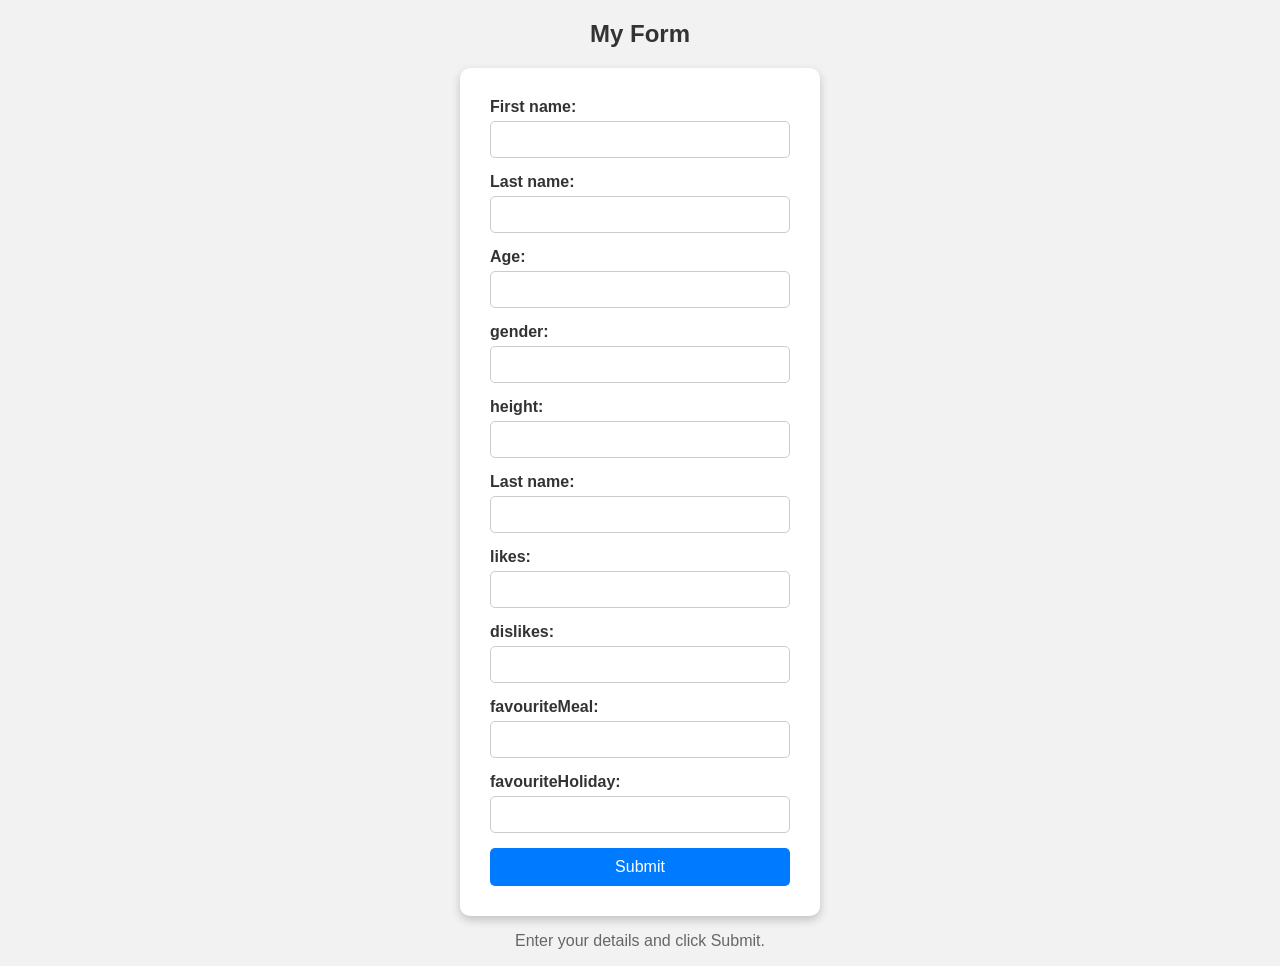
<file: index.html>
<html>
<head>
    <title>My Form</title>

    <style>
        body {
            font-family: Arial, sans-serif;
            background-color: #f2f2f2;
            display: flex;
            justify-content: center;
            align-items: center;
            min-height: 100vh;
            margin: 0;
        }

        form {
            background-color: white;
            padding: 30px;
            border-radius: 10px;
            width: 300px;
            box-shadow: 0 4px 10px rgba(0, 0, 0, 0.2);
        }

        h2 {
            text-align: center;
            color: #333;
        }

        label {
            font-weight: bold;
            color: #333;
        }

        input[type="text"] {
            width: 100%;
            padding: 10px;
            margin-top: 5px;
            margin-bottom: 15px;
            border: 1px solid #ccc;
            border-radius: 5px;
            box-sizing: border-box;
        }

        input[type="text"]:focus {
            border-color: #007bff;
            outline: none;
        }

        input[type="submit"] {
            width: 100%;
            padding: 10px;
            background-color: #007bff;
            color: white;
            border: none;
            border-radius: 5px;
            cursor: pointer;
            font-size: 16px;
        }

        input[type="submit"]:hover {
            background-color: #0056b3;
        }

        p {
            text-align: center;
            color: #666;
        }
    </style>
</head>

<body>

    <div>
        <h2>My Form</h2>

        <form action="sender.php" method="POST">

            <label for="fname">First name:</label>
            <input type="text" id="fname" name="fname">

            <label for="lname">Last name:</label>
            <input type="text" id="lname" name="lname">

            <label for="age">Age:</label>
            <input type="text" id="age" name="age">

            <label for="gender">gender:</label>
            <input type="text" id="gender" name="gender">

            <label for="height">height:</label>
            <input type="text" id="height" name="height">

            <label for="nationality">Last name:</label>
            <input type="text" id="nationality" name="nationality">

            <label for="likes">likes:</label>
            <input type="text" id="likes" name="likes">

            <label for="dislikes">dislikes:</label>
            <input type="text" id="dislikes" name="dislikes">

            <label for="favouriteMeal">favouriteMeal:</label>
            <input type="text" id="favouriteMeal" name="favouriteMeal">

            <label for="favouriteHoliday">favouriteHoliday:</label>
            <input type="text" id="favouriteHoliday" name="favouriteHoliday">

            <input type="submit" value="Submit">

        </form>

        <p>Enter your details and click Submit.</p>
    </div>

</body>
</html>
</file>
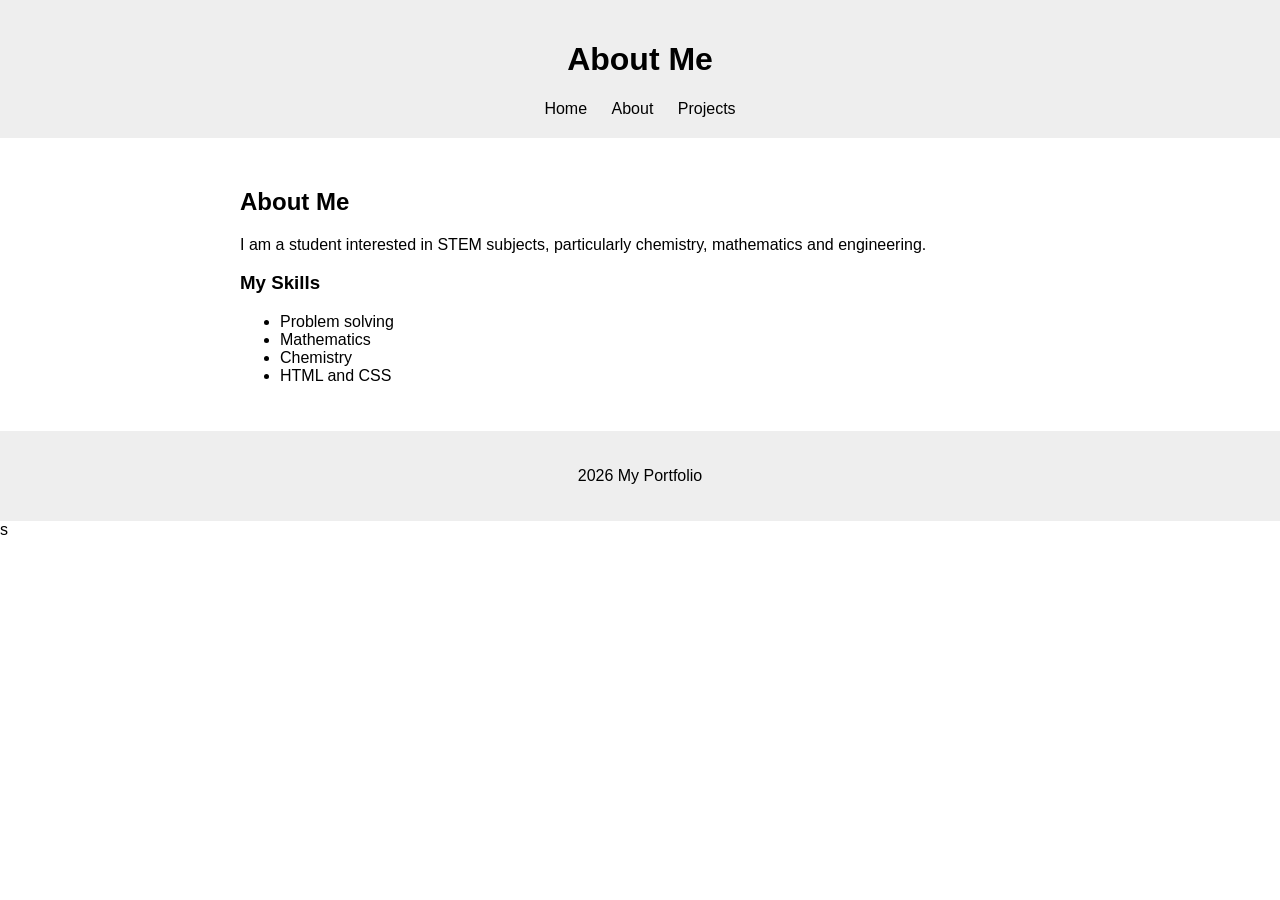
<file: about.html>
<html>
<link rel="stylesheet" href="style.css">
<head>
    <meta name="viewport" 
          content="width=device-width, initial-scale=1, shrink-to-fit=no">

</head>

<body>

    <header>
        <h1>About Me</h1>

        <nav>
            <a href="index.html">Home</a>
            <a href="about.html">About</a>
            <a href="projects.html">Projects</a>
        </nav>
    </header>

    <main>
        <section class="content">
            <h2>About Me</h2>

            <p>
                I am a student interested in STEM subjects,
                particularly chemistry, mathematics and engineering.
            </p>

            <h3>My Skills</h3>

            <ul>
                <li>Problem solving</li>
                <li>Mathematics</li>
                <li>Chemistry</li>
                <li>HTML and CSS</li>
            </ul>
        </section>
    </main>

    <footer>
        <p> 2026 My Portfolio</p>
    </footer>

</body>
</html>s
</file>
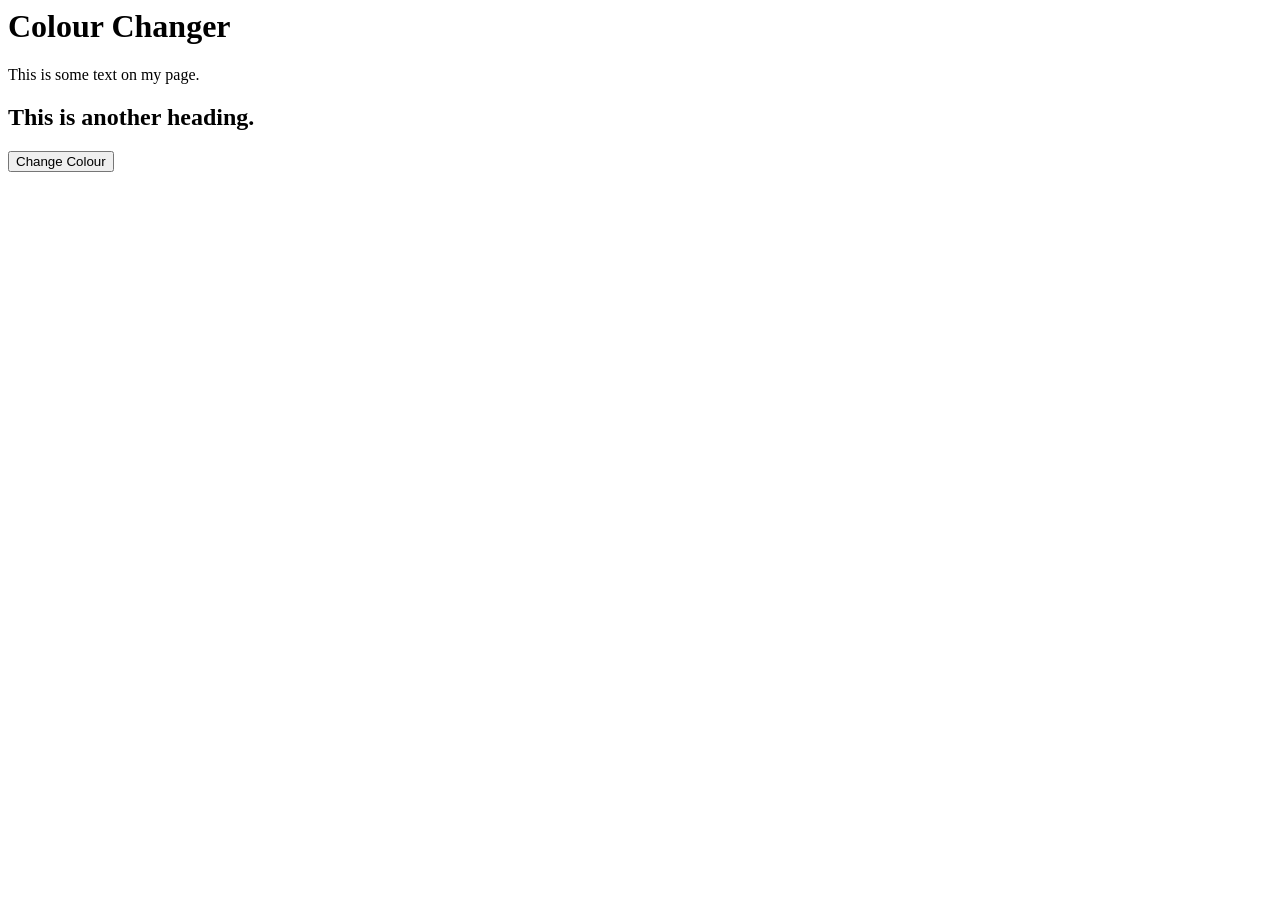
<file: creating_object - Copy.html>
<html>

<head>
<title>Change Colours</title>
</head>

<body>
<h1>Colour Changer</h1> 
<p>This is some text on my page.</p>
<h2>This is another heading.</h2> 
<button onclick="changeColour()">Change Colour</button>
<script> function changeColour() { document.body.style.color = "blue"; } </script>

</body>
</html>
</file>
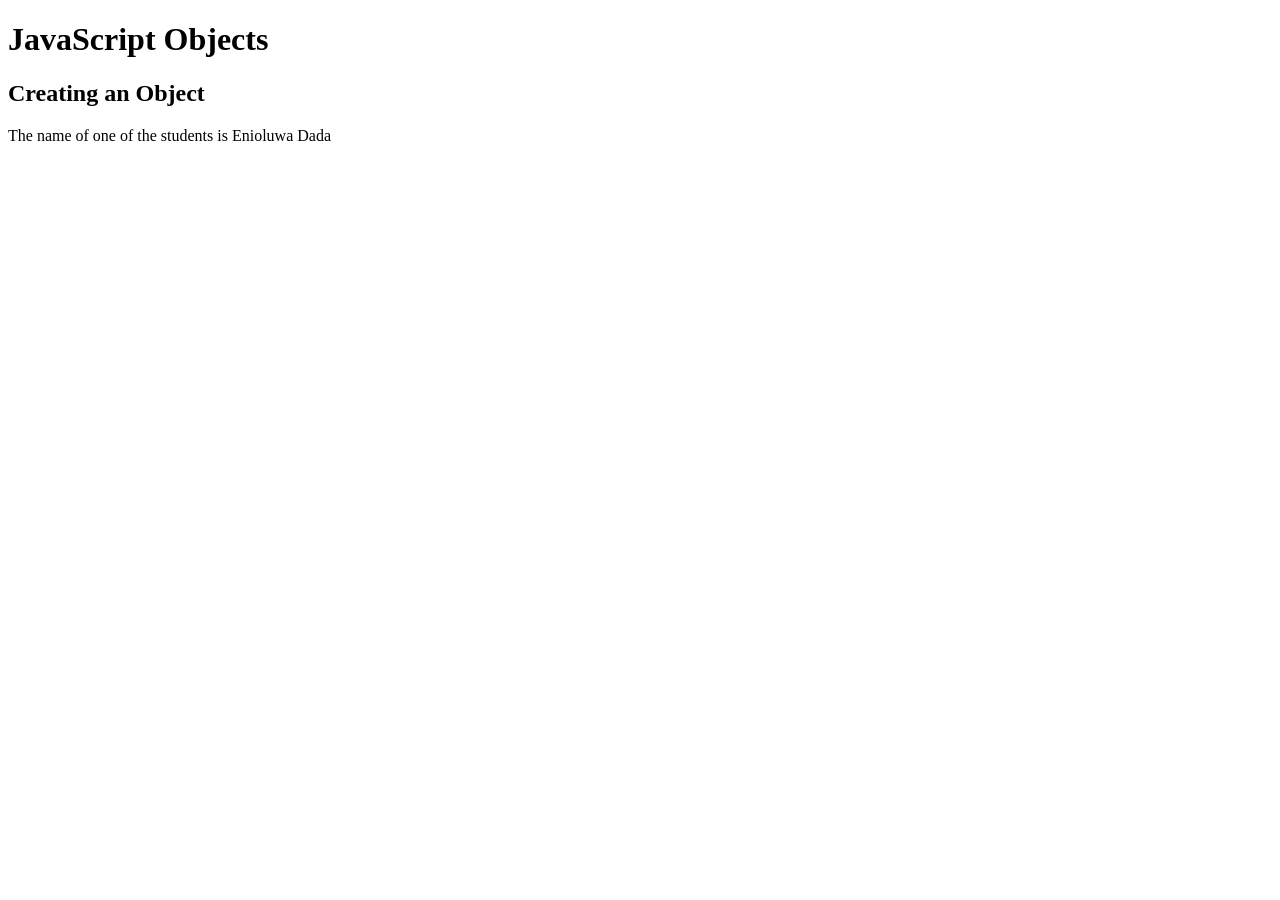
<file: creating_object.html>
<!DOCTYPE html>
<html>
<body>
<h1>JavaScript Objects</h1>
<h2>Creating an Object</h2>

<p id="demo"></p>

<script>
// Create an Object:
const student = {
 firstName: "Enioluwa",
 lastName: "Dada",
 fullName: function() {
 return this.firstName + " " + this.lastName;
 }
};


// Display Data from the Object:
document.getElementById("demo").innerHTML = "The name of one of the students is " + student.fullName();
</script>

</body>
</html>
</file>
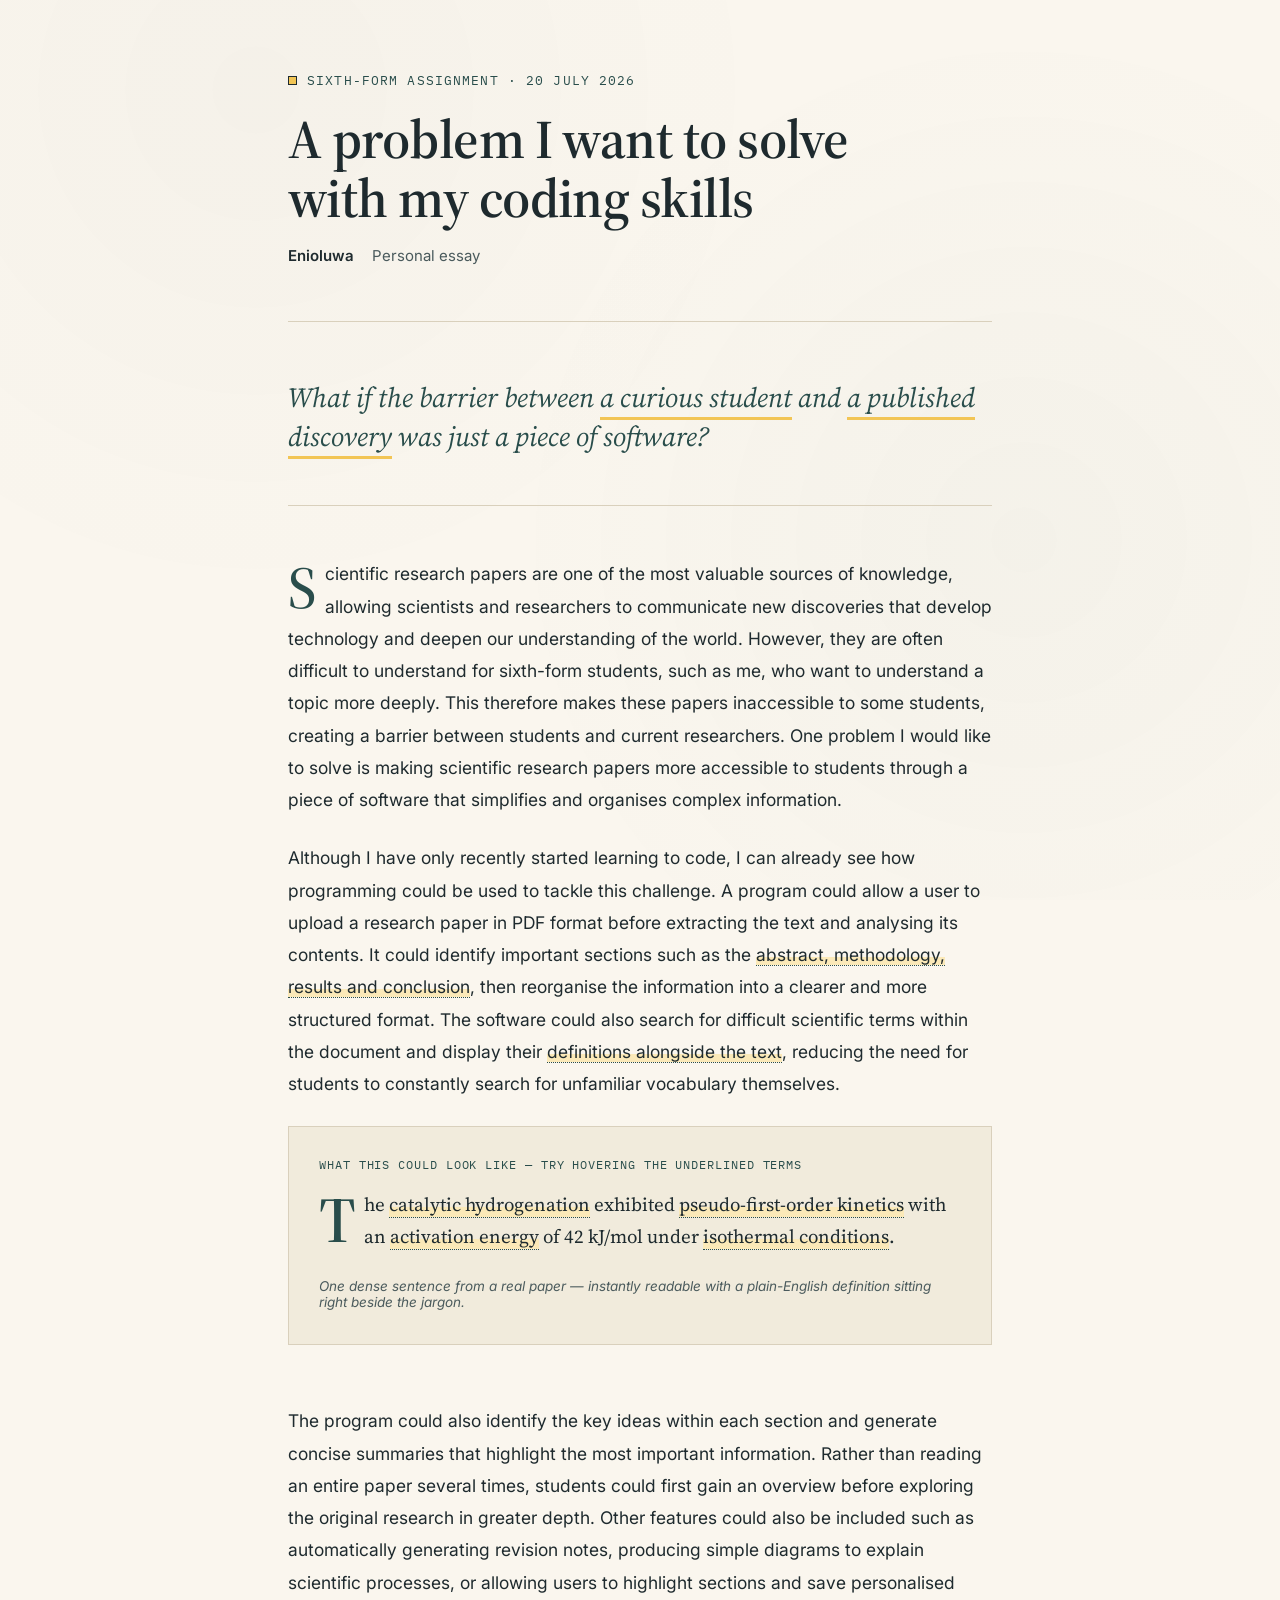
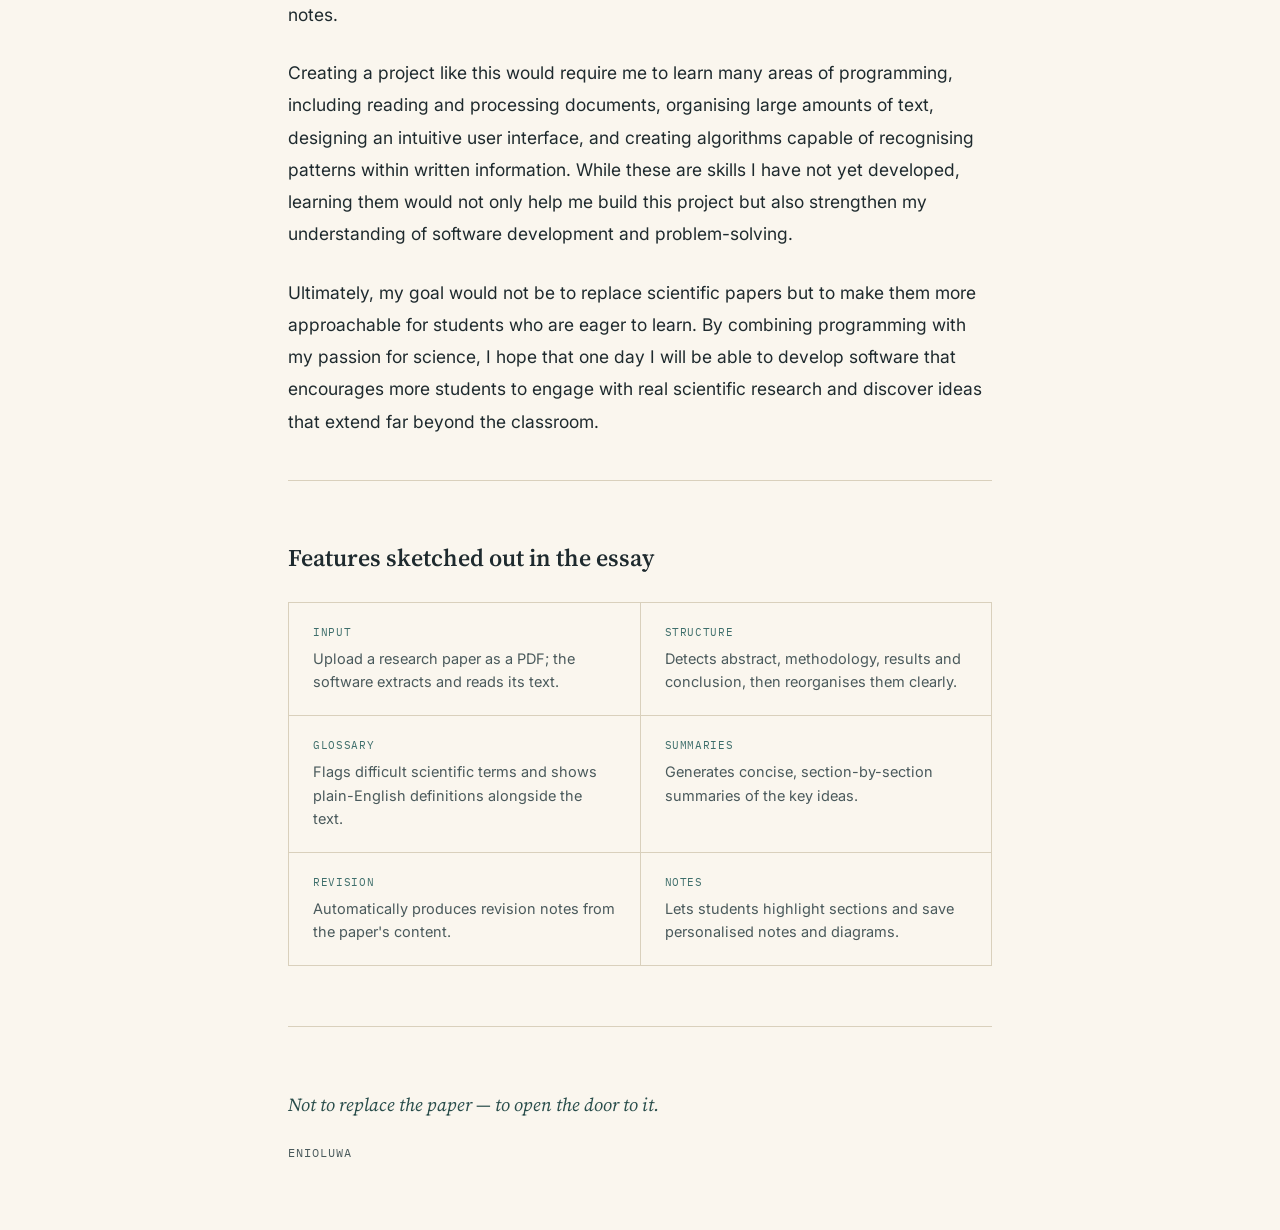
<file: essay.html>
<!DOCTYPE html>
<html lang="en">
<head>
<meta charset="UTF-8">
<meta name="viewport" content="width=device-width, initial-scale=1.0">
<title>Making Research Readable — Enioluwa</title>
<link rel="preconnect" href="https://fonts.googleapis.com">
<link href="https://fonts.googleapis.com/css2?family=Source+Serif+4:ital,opsz,wght@0,8..60,400;0,8..60,500;0,8..60,600;0,8..60,700;1,8..60,400&family=Inter:wght@400;500;600&family=IBM+Plex+Mono:wght@400;500&display=swap" rel="stylesheet">
<style>
  :root{
    --paper: #FAF6EE;
    --paper-2: #F1EBDC;
    --ink: #1E2A2E;
    --ink-soft: #4A5A5C;
    --rule: #D9D0BC;
    --highlight: #F2C555;
    --highlight-soft: #FBE9B8;
    --teal: #3E6E6B;
    --teal-deep: #294D4B;
  }

  *{ box-sizing: border-box; }

  html{ scroll-behavior: smooth; }

  body{
    margin:0;
    background: var(--paper);
    color: var(--ink);
    font-family: 'Inter', sans-serif;
    -webkit-font-smoothing: antialiased;
  }

  /* subtle paper texture */
  body::before{
    content:"";
    position: fixed;
    inset:0;
    pointer-events:none;
    background-image:
      radial-gradient(circle at 20% 10%, rgba(30,42,46,0.025), transparent 40%),
      radial-gradient(circle at 80% 60%, rgba(62,110,107,0.03), transparent 45%);
    z-index:0;
  }

  .wrap{
    max-width: 760px;
    margin: 0 auto;
    padding: 0 28px;
    position: relative;
    z-index: 1;
  }

  /* ---------- Header ---------- */
  header{
    padding: 72px 0 56px;
    border-bottom: 1px solid var(--rule);
  }

  .eyebrow{
    font-family: 'IBM Plex Mono', monospace;
    font-size: 12.5px;
    letter-spacing: 0.09em;
    text-transform: uppercase;
    color: var(--teal-deep);
    display:flex;
    align-items:center;
    gap: 10px;
    margin-bottom: 22px;
  }
  .eyebrow::before{
    content:"";
    width: 7px; height:7px;
    background: var(--highlight);
    border: 1px solid var(--ink);
    display:inline-block;
  }

  h1{
    font-family: 'Source Serif 4', serif;
    font-weight: 600;
    font-size: clamp(2.3rem, 5vw, 3.4rem);
    line-height: 1.08;
    letter-spacing: -0.01em;
    margin: 0 0 18px;
  }

  .byline{
    font-size: 15px;
    color: var(--ink-soft);
    display:flex;
    gap: 18px;
    flex-wrap:wrap;
  }
  .byline b{ color: var(--ink); font-weight: 600;}

  /* ---------- Thesis / hero line ---------- */
  .thesis{
    padding: 56px 0 48px;
    border-bottom: 1px solid var(--rule);
  }
  .thesis p{
    font-family: 'Source Serif 4', serif;
    font-style: italic;
    font-size: clamp(1.35rem, 3vw, 1.72rem);
    line-height: 1.45;
    color: var(--teal-deep);
    margin: 0;
  }
  .thesis mark{
    background: none;
    color: inherit;
    border-bottom: 3px solid var(--highlight);
    padding-bottom: 1px;
  }

  /* ---------- Essay body ---------- */
  article{
    padding: 52px 0 8px;
  }
  article p{
    font-size: 1.09rem;
    line-height: 1.85;
    margin: 0 0 26px;
    color: var(--ink);
  }
  article p:first-of-type::first-letter{
    font-family: 'Source Serif 4', serif;
    font-size: 3.4em;
    font-weight: 600;
    float: left;
    line-height: 0.82;
    padding: 6px 8px 0 0;
    color: var(--teal-deep);
  }

  .term{
    background: linear-gradient(to bottom, transparent 62%, var(--highlight-soft) 62%);
    cursor: help;
    border-bottom: 1px dotted var(--teal-deep);
    position: relative;
  }
  .term:hover, .term:focus{ outline: none; background: linear-gradient(to bottom, transparent 62%, var(--highlight) 62%); }

  .tooltip{
    position: absolute;
    left: 50%;
    bottom: calc(100% + 10px);
    transform: translateX(-50%) translateY(4px);
    background: var(--ink);
    color: var(--paper);
    font-family: 'IBM Plex Mono', monospace;
    font-size: 12.5px;
    line-height: 1.5;
    padding: 10px 13px;
    width: 210px;
    border-radius: 3px;
    opacity: 0;
    visibility: hidden;
    transition: opacity 0.18s ease, transform 0.18s ease;
    z-index: 5;
    pointer-events:none;
  }
  .tooltip::after{
    content:"";
    position:absolute;
    top:100%; left:50%;
    transform: translateX(-50%);
    border: 6px solid transparent;
    border-top-color: var(--ink);
  }
  .term:hover .tooltip, .term:focus .tooltip{
    opacity:1; visibility: visible; transform: translateX(-50%) translateY(0);
  }

  /* ---------- Demo panel: what the software would do ---------- */
  .demo{
    margin: 20px 0 60px;
    border: 1px solid var(--rule);
    background: var(--paper-2);
    padding: 30px 30px 34px;
  }
  .demo-label{
    font-family: 'IBM Plex Mono', monospace;
    font-size: 11.5px;
    letter-spacing: 0.08em;
    text-transform: uppercase;
    color: var(--teal-deep);
    margin-bottom: 16px;
  }
  .demo-sentence{
    font-family: 'Source Serif 4', serif;
    font-size: 1.18rem;
    line-height: 1.7;
    color: var(--ink);
  }
  .demo-caption{
    margin-top: 18px;
    font-size: 13.5px;
    color: var(--ink-soft);
    font-style: italic;
  }

  /* ---------- Feature grid ---------- */
  .features{
    padding: 12px 0 60px;
    border-top: 1px solid var(--rule);
    margin-top: 8px;
  }
  .features h2{
    font-family: 'Source Serif 4', serif;
    font-weight: 600;
    font-size: 1.5rem;
    margin: 48px 0 28px;
  }
  .feature-list{
    display: grid;
    grid-template-columns: 1fr 1fr;
    gap: 1px;
    background: var(--rule);
    border: 1px solid var(--rule);
  }
  .feature{
    background: var(--paper);
    padding: 22px 24px;
  }
  .feature .tag{
    font-family: 'IBM Plex Mono', monospace;
    font-size: 11px;
    letter-spacing: 0.06em;
    text-transform: uppercase;
    color: var(--teal);
    display:block;
    margin-bottom: 8px;
  }
  .feature p{
    font-size: 14.5px;
    line-height: 1.6;
    color: var(--ink-soft);
    margin: 0;
  }

  @media (max-width: 560px){
    .feature-list{ grid-template-columns: 1fr; }
    header{ padding-top: 52px; }
  }

  /* ---------- Footer ---------- */
  footer{
    border-top: 1px solid var(--rule);
    padding: 44px 0 70px;
  }
  footer p{
    font-family: 'Source Serif 4', serif;
    font-style: italic;
    font-size: 1.15rem;
    line-height: 1.6;
    color: var(--teal-deep);
    max-width: 620px;
  }
  footer .sign{
    margin-top: 26px;
    font-family: 'IBM Plex Mono', monospace;
    font-size: 12px;
    letter-spacing: 0.08em;
    text-transform: uppercase;
    color: var(--ink-soft);
  }
</style>
</head>
<body>

<div class="wrap">

  <header>
    <div class="eyebrow">Sixth-Form Assignment · 20 July 2026</div>
    <h1>A problem I want to solve<br>with my coding skills</h1>
    <div class="byline"><b>Enioluwa</b><span>Personal essay</span></div>
  </header>

  <div class="thesis">
    <p>What if the barrier between <mark>a curious student</mark> and <mark>a published discovery</mark> was just a piece of software?</p>
  </div>

  <article>
    <p>Scientific research papers are one of the most valuable sources of knowledge, allowing scientists and researchers to communicate new discoveries that develop technology and deepen our understanding of the world. However, they are often difficult to understand for sixth-form students, such as me, who want to understand a topic more deeply. This therefore makes these papers inaccessible to some students, creating a barrier between students and current researchers. One problem I would like to solve is making scientific research papers more accessible to students through a piece of software that simplifies and organises complex information.</p>

    <p>Although I have only recently started learning to code, I can already see how programming could be used to tackle this challenge. A program could allow a user to upload a research paper in PDF format before extracting the text and analysing its contents. It could identify important sections such as the <span class="term" tabindex="0">abstract, methodology, results and conclusion<span class="tooltip">The standard structural sections of a research paper, each carrying a different kind of information.</span></span>, then reorganise the information into a clearer and more structured format. The software could also search for difficult scientific terms within the document and display their <span class="term" tabindex="0">definitions alongside the text<span class="tooltip">Like a built-in glossary that appears exactly where you need it, instead of a separate search.</span></span>, reducing the need for students to constantly search for unfamiliar vocabulary themselves.</p>

    <div class="demo">
      <div class="demo-label">What this could look like — try hovering the underlined terms</div>
      <p class="demo-sentence">The <span class="term" tabindex="0">catalytic hydrogenation<span class="tooltip">A chemical reaction sped up by a catalyst, adding hydrogen to a molecule.</span></span> exhibited <span class="term" tabindex="0">pseudo-first-order kinetics<span class="tooltip">The reaction rate depends on just one substance's concentration, even though more are involved.</span></span> with an <span class="term" tabindex="0">activation energy<span class="tooltip">The minimum energy needed to get the reaction started.</span></span> of 42 kJ/mol under <span class="term" tabindex="0">isothermal conditions<span class="tooltip">The temperature was kept constant throughout the experiment.</span></span>.</p>
      <div class="demo-caption">One dense sentence from a real paper — instantly readable with a plain-English definition sitting right beside the jargon.</div>
    </div>

    <p>The program could also identify the key ideas within each section and generate concise summaries that highlight the most important information. Rather than reading an entire paper several times, students could first gain an overview before exploring the original research in greater depth. Other features could also be included such as automatically generating revision notes, producing simple diagrams to explain scientific processes, or allowing users to highlight sections and save personalised notes.</p>

    <p>Creating a project like this would require me to learn many areas of programming, including reading and processing documents, organising large amounts of text, designing an intuitive user interface, and creating algorithms capable of recognising patterns within written information. While these are skills I have not yet developed, learning them would not only help me build this project but also strengthen my understanding of software development and problem-solving.</p>

    <p>Ultimately, my goal would not be to replace scientific papers but to make them more approachable for students who are eager to learn. By combining programming with my passion for science, I hope that one day I will be able to develop software that encourages more students to engage with real scientific research and discover ideas that extend far beyond the classroom.</p>
  </article>

  <div class="features">
    <h2>Features sketched out in the essay</h2>
    <div class="feature-list">
      <div class="feature">
        <span class="tag">Input</span>
        <p>Upload a research paper as a PDF; the software extracts and reads its text.</p>
      </div>
      <div class="feature">
        <span class="tag">Structure</span>
        <p>Detects abstract, methodology, results and conclusion, then reorganises them clearly.</p>
      </div>
      <div class="feature">
        <span class="tag">Glossary</span>
        <p>Flags difficult scientific terms and shows plain-English definitions alongside the text.</p>
      </div>
      <div class="feature">
        <span class="tag">Summaries</span>
        <p>Generates concise, section-by-section summaries of the key ideas.</p>
      </div>
      <div class="feature">
        <span class="tag">Revision</span>
        <p>Automatically produces revision notes from the paper's content.</p>
      </div>
      <div class="feature">
        <span class="tag">Notes</span>
        <p>Lets students highlight sections and save personalised notes and diagrams.</p>
      </div>
    </div>
  </div>

  <footer>
    <p>Not to replace the paper — to open the door to it.</p>
    <div class="sign">Enioluwa</div>
  </footer>

</div>

</body>
</html>
</file>
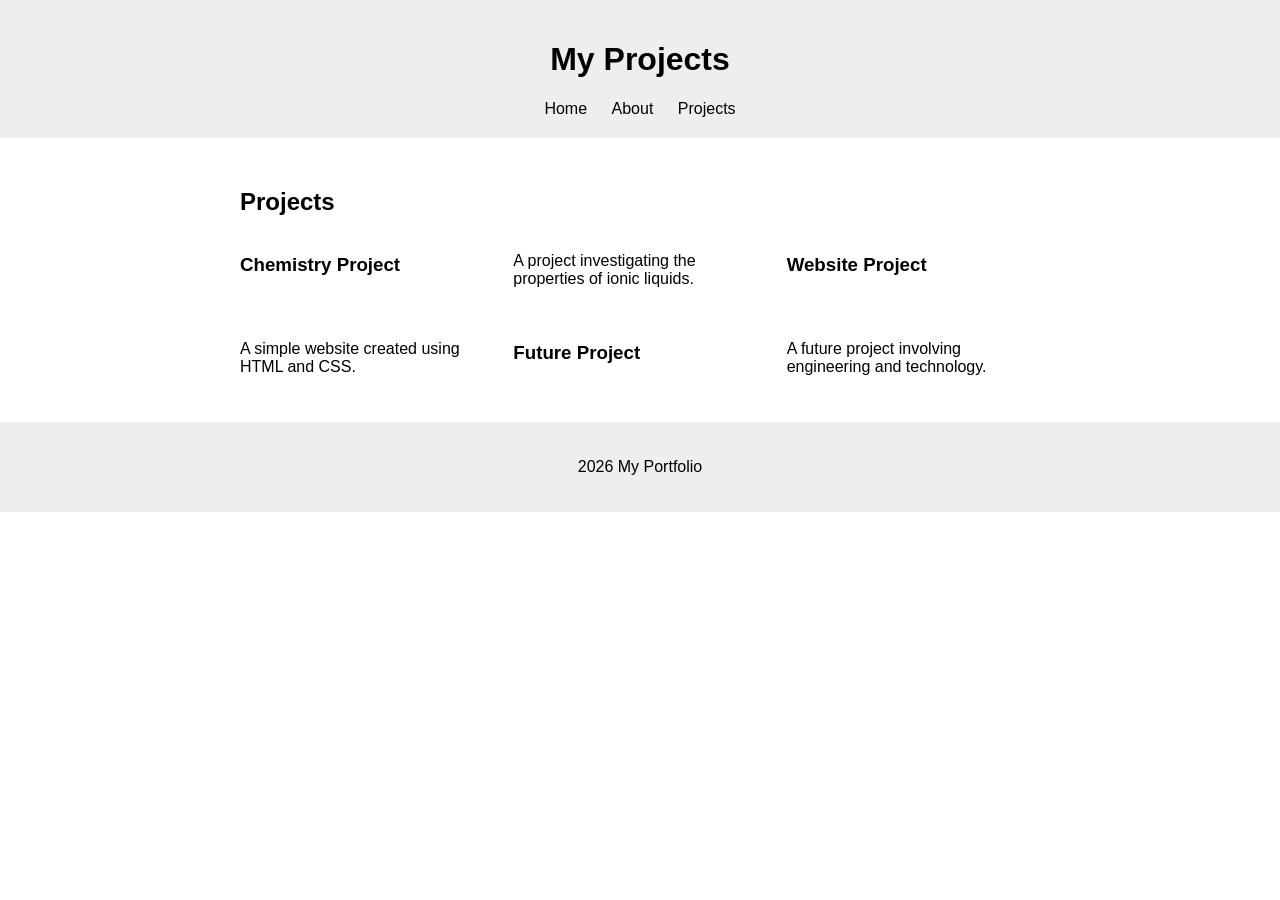
<file: project.html>
<html>
<link rel="stylesheet" href="style.css">
<head>
    <meta name="viewport" 
          content="width=device-width, initial-scale=1, shrink-to-fit=no">

</head>

<body>

    <header>
        <h1>My Projects</h1>

        <nav>
            <a href="index.html">Home</a>
            <a href="about.html">About</a>
            <a href="projects.html">Projects</a>
        </nav>
    </header>

    <main>
      <section class="content">
            <h2>Projects</h2>

            <div class="projects">

                    <h3>Chemistry Project</h3>
                    <p>
                        A project investigating the properties
                        of ionic liquids.
                    </p>
                    
         
                    <h3>Website Project</h3>
                    <p>
                        A simple website created using HTML and CSS.
                    </p>
           

                    <h3>Future Project</h3>
                    <p>
                        A future project involving engineering
                        and technology.
                    </p>
              

            </div>
        </section>
    </main>

    <footer>
        <p> 2026 My Portfolio</p>
    </footer>

</body>
</html>
</file>
<file: style.css>
body {
    margin: 0;
    font-family: Arial, sans-serif;
}


header {
    padding: 20px;
    text-align: center;
    background-color: #eeeeee;
}

nav a {
    margin: 10px;
    text-decoration: none;
    color: black;
}


main {
    padding: 30px;
}

.hero {
    text-align: center;
    padding: 50px 20px;
}

.content {
    max-width: 800px;
    margin: auto;
}

/* Button */

.button {
    display: inline-block;
    padding: 10px 15px;
    margin-top: 15px;
    background-color: black;
    color: white;
    text-decoration: none;
}


.projects {
    display: grid;
    grid-template-columns: repeat(3, 1fr);
    gap: 20px;
}

.projects article {
    padding: 20px;
    border: 1px solid #cccccc;
}

/* Footer */

footer {
    text-align: center;
    padding: 20px;
    background-color: #eeeeee;
}


@media (max-width: 600px) {

    .projects {
        grid-template-columns: 1fr;
    }

    nav a {
        display: block;
        margin: 10px;
    }

    main {
        padding: 15px;
    }
}
</file>
